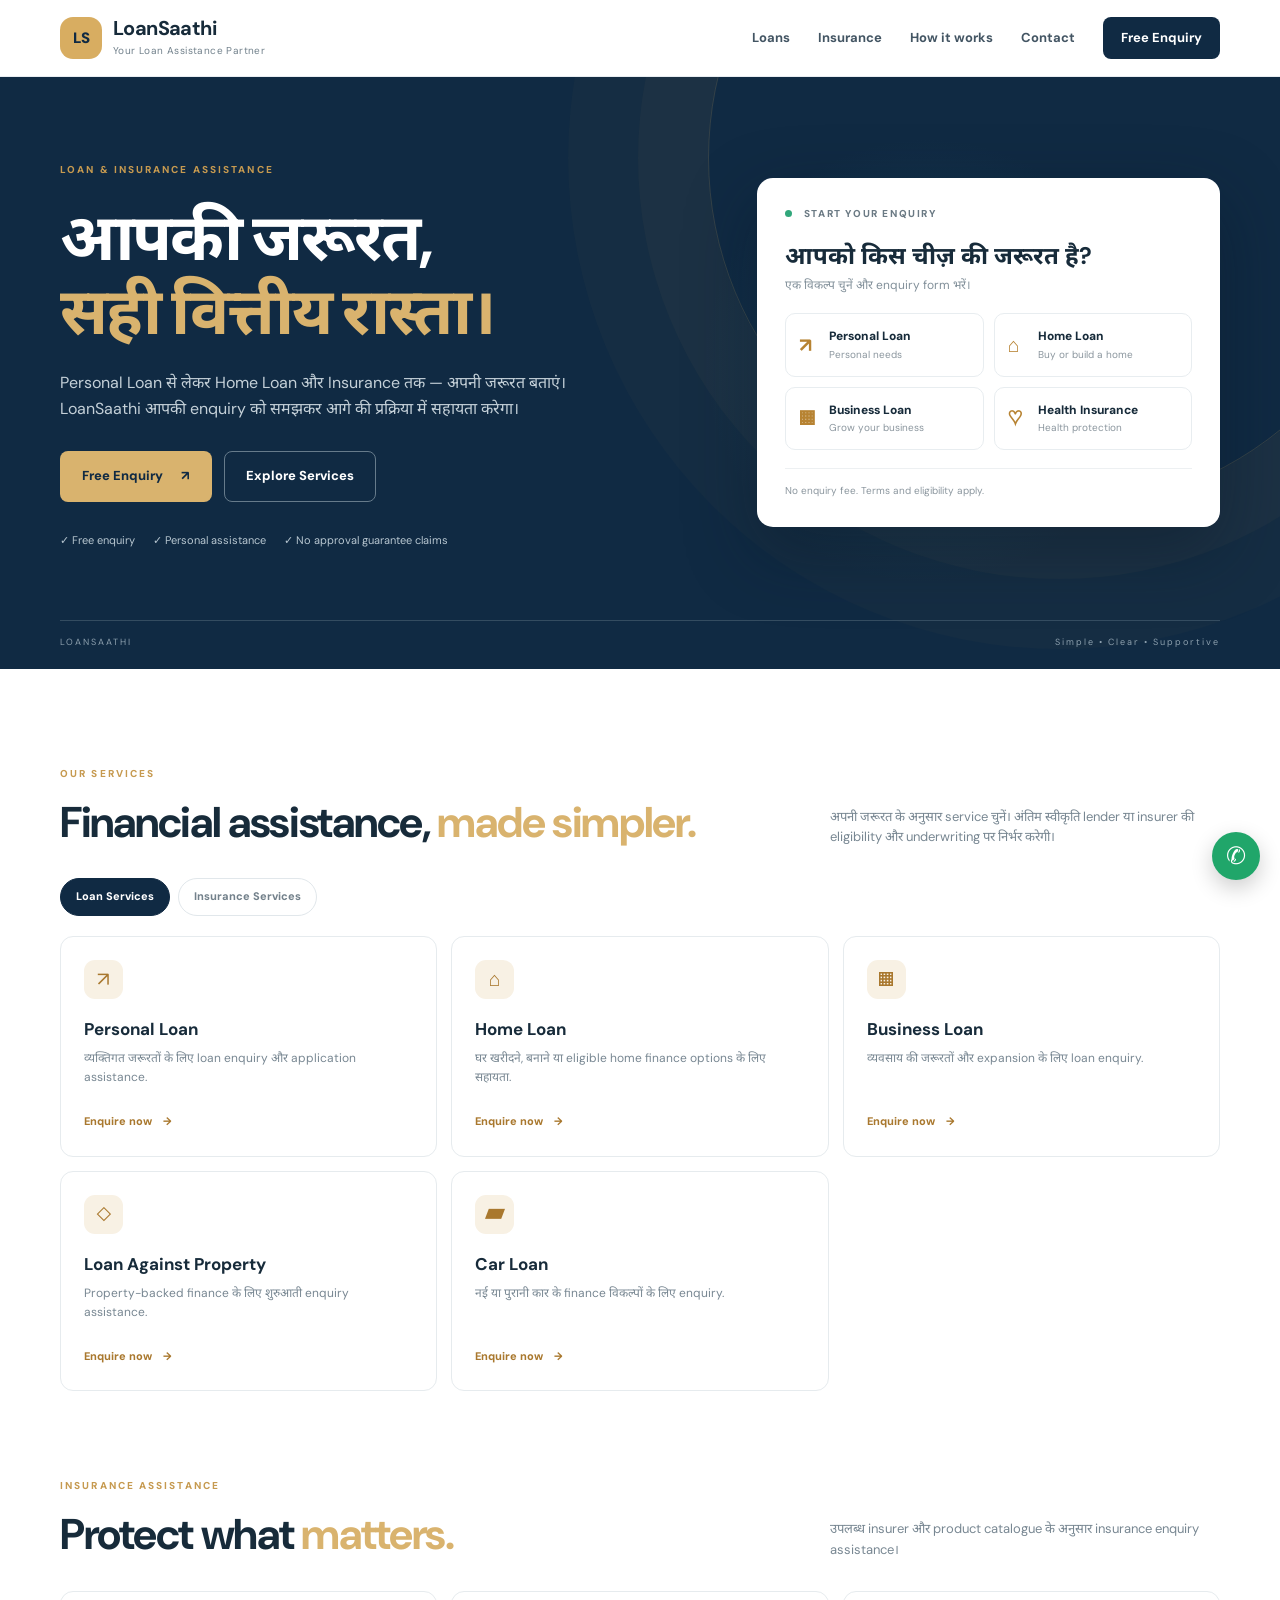
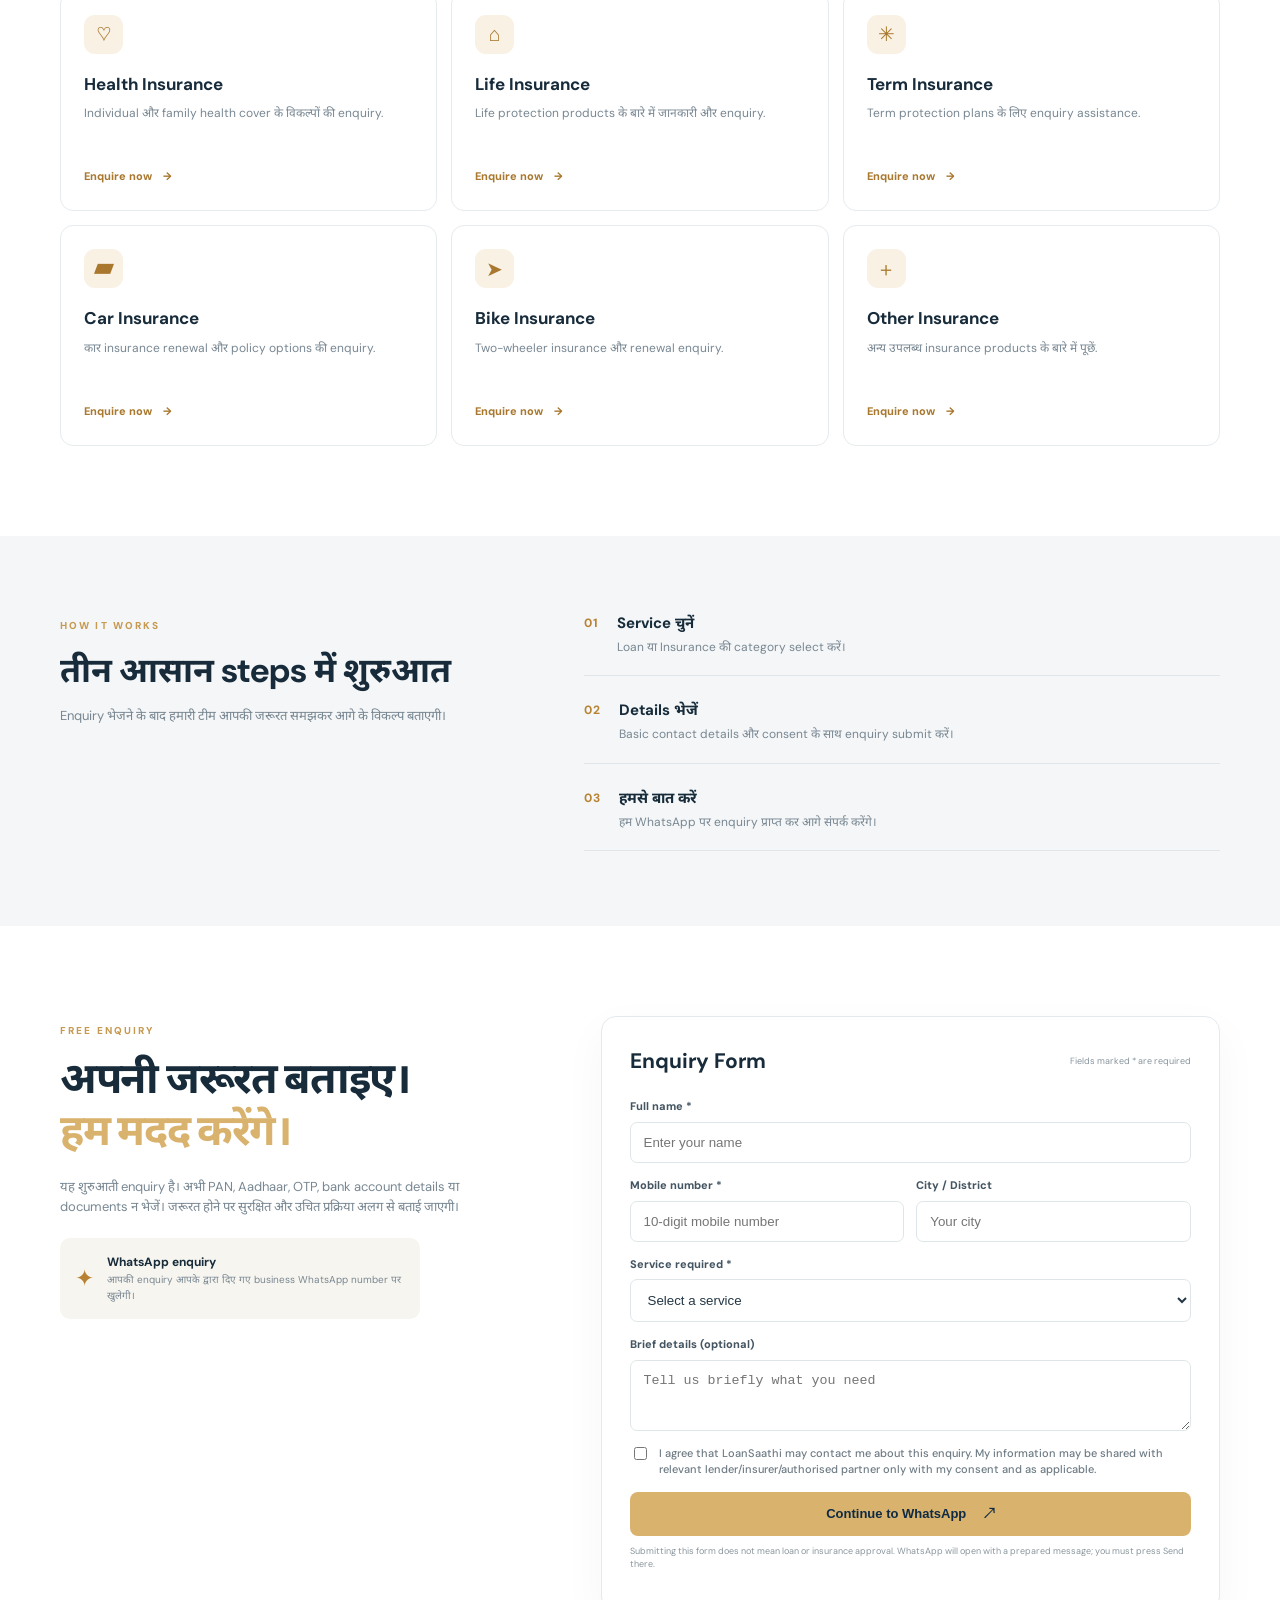
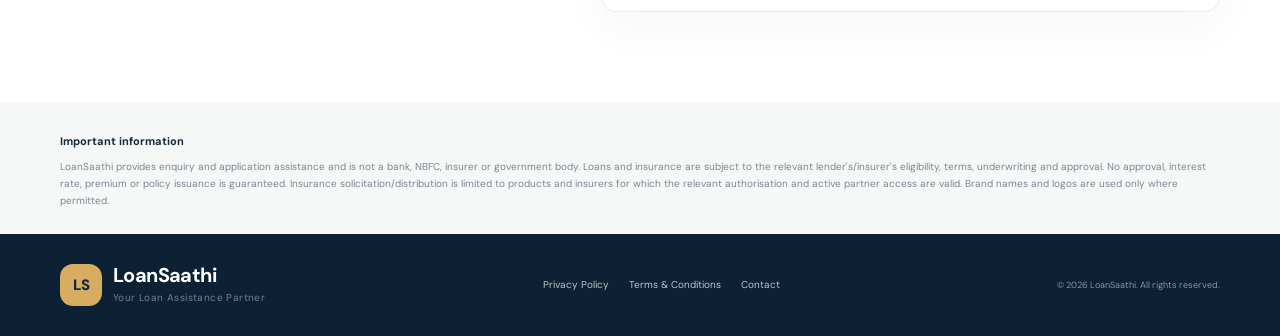
<file: index.html>
<!doctype html>
<html lang="hi">
<head>
  <meta charset="utf-8">
  <meta name="viewport" content="width=device-width, initial-scale=1">
  <meta name="description" content="LoanSaathi - Personal, Home, Business Loan, LAP और Insurance enquiries के लिए सहायता। अपनी जरूरत बताएं, हमारी टीम आपसे संपर्क करेगी।">
  <meta name="theme-color" content="#102a43">
  <title>LoanSaathi | Your Loan Assistance Partner</title>
  <link rel="icon" href="assets/favicon.svg" type="image/svg+xml">
  <link rel="preconnect" href="https://fonts.googleapis.com">
  <link rel="preconnect" href="https://fonts.gstatic.com" crossorigin>
  <link href="https://fonts.googleapis.com/css2?family=DM+Sans:wght@400;500;600;700;800&family=Noto+Sans+Devanagari:wght@400;500;600;700;800&display=swap" rel="stylesheet">
  <link rel="stylesheet" href="styles.css">
</head>
<body>
<header class="site-header">
  <div class="container nav-wrap">
    <a class="brand" href="index.html" aria-label="LoanSaathi home">
      <span class="brand-mark">LS</span>
      <span><strong>LoanSaathi</strong><small>Your Loan Assistance Partner</small></span>
    </a>
    <button class="menu-toggle" id="menuToggle" aria-label="Open navigation" aria-expanded="false">☰</button>
    <nav id="mainNav">
      <a href="#loans">Loans</a><a href="#insurance">Insurance</a><a href="#how">How it works</a><a href="contact.html">Contact</a>
      <a class="nav-cta" href="#enquiry">Free Enquiry</a>
    </nav>
  </div>
</header>

<main>
<section class="hero">
  <div class="hero-glow"></div>
  <div class="container hero-grid">
    <div class="hero-copy">
      <span class="eyebrow">LOAN & INSURANCE ASSISTANCE</span>
      <h1>आपकी जरूरत,<br><em>सही वित्तीय रास्ता।</em></h1>
      <p>Personal Loan से लेकर Home Loan और Insurance तक — अपनी जरूरत बताएं। LoanSaathi आपकी enquiry को समझकर आगे की प्रक्रिया में सहायता करेगा।</p>
      <div class="hero-actions">
        <a class="btn btn-primary" href="#enquiry">Free Enquiry <span>↗</span></a>
        <a class="btn btn-outline" href="#services">Explore Services</a>
      </div>
      <div class="trust-points"><span>✓ Free enquiry</span><span>✓ Personal assistance</span><span>✓ No approval guarantee claims</span></div>
    </div>
    <div class="hero-panel">
      <div class="panel-top"><span class="live-dot"></span> START YOUR ENQUIRY</div>
      <h2>आपको किस चीज़ की जरूरत है?</h2>
      <p>एक विकल्प चुनें और enquiry form भरें।</p>
      <div class="quick-links">
        <a href="#enquiry" data-service="Personal Loan"><b>↗</b><span>Personal Loan</span><small>Personal needs</small></a>
        <a href="#enquiry" data-service="Home Loan"><b>⌂</b><span>Home Loan</span><small>Buy or build a home</small></a>
        <a href="#enquiry" data-service="Business Loan"><b>▦</b><span>Business Loan</span><small>Grow your business</small></a>
        <a href="#enquiry" data-service="Health Insurance"><b>♡</b><span>Health Insurance</span><small>Health protection</small></a>
      </div>
      <div class="panel-foot">No enquiry fee. Terms and eligibility apply.</div>
    </div>
  </div>
  <div class="container hero-bottom"><span>LOANSAATHI</span><span>Simple • Clear • Supportive</span></div>
</section>

<section class="section" id="services">
  <div class="container">
    <div class="section-heading"><div><span class="eyebrow">OUR SERVICES</span><h2>Financial assistance, <em>made simpler.</em></h2></div><p>अपनी जरूरत के अनुसार service चुनें। अंतिम स्वीकृति lender या insurer की eligibility और underwriting पर निर्भर करेगी।</p></div>
    <div class="service-tabs">
      <a href="#loans" class="tab active">Loan Services</a><a href="#insurance" class="tab">Insurance Services</a>
    </div>
    <div class="service-grid" id="loans">
      <article class="service-card"><div class="service-icon">↗</div><h3>Personal Loan</h3><p>व्यक्तिगत जरूरतों के लिए loan enquiry और application assistance.</p><a href="#enquiry" data-service="Personal Loan">Enquire now <span>→</span></a></article>
      <article class="service-card"><div class="service-icon">⌂</div><h3>Home Loan</h3><p>घर खरीदने, बनाने या eligible home finance options के लिए सहायता.</p><a href="#enquiry" data-service="Home Loan">Enquire now <span>→</span></a></article>
      <article class="service-card"><div class="service-icon">▦</div><h3>Business Loan</h3><p>व्यवसाय की जरूरतों और expansion के लिए loan enquiry.</p><a href="#enquiry" data-service="Business Loan">Enquire now <span>→</span></a></article>
      <article class="service-card"><div class="service-icon">◇</div><h3>Loan Against Property</h3><p>Property-backed finance के लिए शुरुआती enquiry assistance.</p><a href="#enquiry" data-service="Loan Against Property (LAP)">Enquire now <span>→</span></a></article>
      <article class="service-card"><div class="service-icon">▰</div><h3>Car Loan</h3><p>नई या पुरानी कार के finance विकल्पों के लिए enquiry.</p><a href="#enquiry" data-service="Car Loan">Enquire now <span>→</span></a></article>
    </div>
    <div class="section-heading insurance-heading" id="insurance"><div><span class="eyebrow">INSURANCE ASSISTANCE</span><h2>Protect what <em>matters.</em></h2></div><p>उपलब्ध insurer और product catalogue के अनुसार insurance enquiry assistance।</p></div>
    <div class="service-grid insurance-grid">
      <article class="service-card"><div class="service-icon">♡</div><h3>Health Insurance</h3><p>Individual और family health cover के विकल्पों की enquiry.</p><a href="#enquiry" data-service="Health Insurance">Enquire now <span>→</span></a></article>
      <article class="service-card"><div class="service-icon">⌂</div><h3>Life Insurance</h3><p>Life protection products के बारे में जानकारी और enquiry.</p><a href="#enquiry" data-service="Life Insurance">Enquire now <span>→</span></a></article>
      <article class="service-card"><div class="service-icon">✳</div><h3>Term Insurance</h3><p>Term protection plans के लिए enquiry assistance.</p><a href="#enquiry" data-service="Term Insurance">Enquire now <span>→</span></a></article>
      <article class="service-card"><div class="service-icon">▰</div><h3>Car Insurance</h3><p>कार insurance renewal और policy options की enquiry.</p><a href="#enquiry" data-service="Car Insurance">Enquire now <span>→</span></a></article>
      <article class="service-card"><div class="service-icon">➤</div><h3>Bike Insurance</h3><p>Two-wheeler insurance और renewal enquiry.</p><a href="#enquiry" data-service="Bike Insurance">Enquire now <span>→</span></a></article>
      <article class="service-card"><div class="service-icon">＋</div><h3>Other Insurance</h3><p>अन्य उपलब्ध insurance products के बारे में पूछें.</p><a href="#enquiry" data-service="Other Insurance">Enquire now <span>→</span></a></article>
    </div>
  </div>
</section>

<section class="feature-band" id="how"><div class="container feature-grid">
  <div><span class="eyebrow">HOW IT WORKS</span><h2>तीन आसान steps में शुरुआत</h2><p>Enquiry भेजने के बाद हमारी टीम आपकी जरूरत समझकर आगे के विकल्प बताएगी।</p></div>
  <div class="steps"><div class="step"><b>01</b><div><h3>Service चुनें</h3><p>Loan या Insurance की category select करें।</p></div></div><div class="step"><b>02</b><div><h3>Details भेजें</h3><p>Basic contact details और consent के साथ enquiry submit करें।</p></div></div><div class="step"><b>03</b><div><h3>हमसे बात करें</h3><p>हम WhatsApp पर enquiry प्राप्त कर आगे संपर्क करेंगे।</p></div></div></div>
</div></section>

<section class="section enquiry-section" id="enquiry">
  <div class="container enquiry-grid">
    <div class="enquiry-copy"><span class="eyebrow">FREE ENQUIRY</span><h2>अपनी जरूरत बताइए।<br><em>हम मदद करेंगे।</em></h2><p>यह शुरुआती enquiry है। अभी PAN, Aadhaar, OTP, bank account details या documents न भेजें। जरूरत होने पर सुरक्षित और उचित प्रक्रिया अलग से बताई जाएगी।</p><div class="contact-note"><span>✦</span><div><b>WhatsApp enquiry</b><small>आपकी enquiry आपके द्वारा दिए गए business WhatsApp number पर खुलेगी।</small></div></div></div>
    <form class="enquiry-form" id="enquiryForm">
      <div class="form-title"><h3>Enquiry Form</h3><span>Fields marked * are required</span></div>
      <label>Full name *<input name="name" type="text" placeholder="Enter your name" required maxlength="70"></label>
      <div class="form-row"><label>Mobile number *<input name="phone" type="tel" inputmode="numeric" pattern="[6-9][0-9]{9}" placeholder="10-digit mobile number" required></label><label>City / District<input name="city" type="text" placeholder="Your city" maxlength="60"></label></div>
      <label>Service required *<select name="service" id="serviceSelect" required><option value="">Select a service</option><optgroup label="Loans"><option>Personal Loan</option><option>Home Loan</option><option>Business Loan</option><option>Loan Against Property (LAP)</option><option>Car Loan</option></optgroup><optgroup label="Insurance"><option>Health Insurance</option><option>Life Insurance</option><option>Term Insurance</option><option>Car Insurance</option><option>Bike Insurance</option><option>Other Insurance</option></optgroup></select></label>
      <label>Brief details (optional)<textarea name="details" rows="3" placeholder="Tell us briefly what you need" maxlength="500"></textarea></label>
      <label class="consent"><input type="checkbox" name="consent" required><span>I agree that LoanSaathi may contact me about this enquiry. My information may be shared with relevant lender/insurer/authorised partner only with my consent and as applicable.</span></label>
      <button class="btn btn-primary submit-btn" type="submit">Continue to WhatsApp <span>↗</span></button>
      <p class="form-disclaimer">Submitting this form does not mean loan or insurance approval. WhatsApp will open with a prepared message; you must press Send there.</p>
      <p class="form-error" id="formError" role="alert"></p>
    </form>
  </div>
</section>

<section class="disclaimer"><div class="container"><b>Important information</b><p>LoanSaathi provides enquiry and application assistance and is not a bank, NBFC, insurer or government body. Loans and insurance are subject to the relevant lender's/insurer's eligibility, terms, underwriting and approval. No approval, interest rate, premium or policy issuance is guaranteed. Insurance solicitation/distribution is limited to products and insurers for which the relevant authorisation and active partner access are valid. Brand names and logos are used only where permitted.</p></div></section>
</main>

<footer class="site-footer"><div class="container footer-grid"><a class="brand footer-brand" href="index.html"><span class="brand-mark">LS</span><span><strong>LoanSaathi</strong><small>Your Loan Assistance Partner</small></span></a><div class="footer-links"><a href="privacy.html">Privacy Policy</a><a href="terms.html">Terms & Conditions</a><a href="contact.html">Contact</a></div><small>© <span id="year"></span> LoanSaathi. All rights reserved.</small></div></footer>
<a class="floating-wa" href="#enquiry" aria-label="Send an enquiry on WhatsApp">✆</a>
<script src="config.js"></script><script src="script.js"></script>
</body></html>
</file>
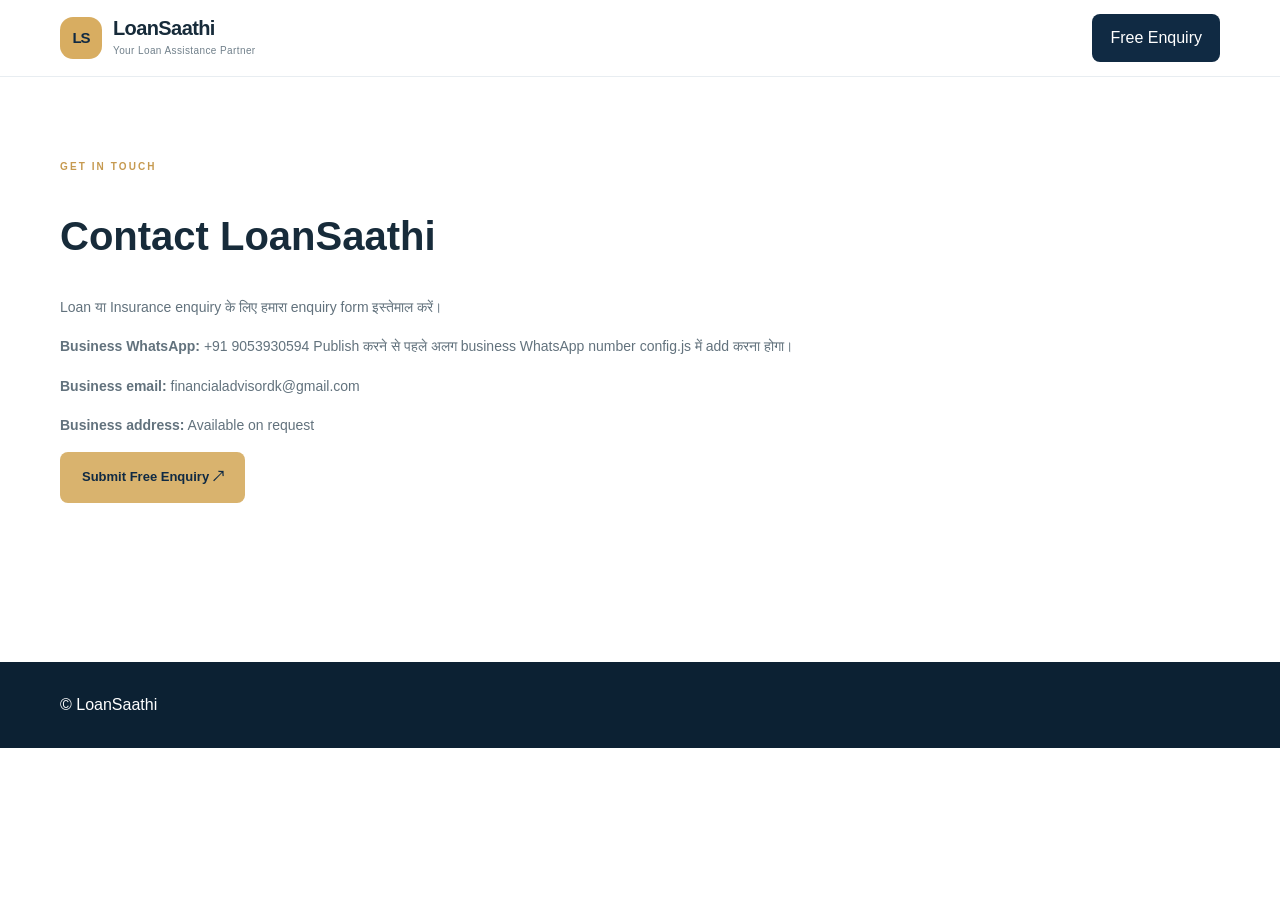
<file: contact.html>
<!doctype html><html lang="hi"><head><meta charset="utf-8"><meta name="viewport" content="width=device-width,initial-scale=1"><title>Contact | LoanSaathi</title><link rel="stylesheet" href="styles.css"></head><body><header class="site-header"><div class="container nav-wrap"><a class="brand" href="index.html"><span class="brand-mark">LS</span><span><strong>LoanSaathi</strong><small>Your Loan Assistance Partner</small></span></a><a class="nav-cta" href="index.html#enquiry">Free Enquiry</a></div></header><main class="content-page"><div class="container"><span class="eyebrow">GET IN TOUCH</span><h1>Contact LoanSaathi</h1><p>Loan या Insurance enquiry के लिए हमारा enquiry form इस्तेमाल करें।</p><p><b>Business WhatsApp:</b> +91 9053930594 Publish करने से पहले अलग business WhatsApp number config.js में add करना होगा।</p><p><b>Business email:</b> financialadvisordk@gmail.com</p><p><b>Business address:</b> Available on request</p><a class="btn btn-primary" href="index.html#enquiry">Submit Free Enquiry ↗</a></div></main><footer class="site-footer"><div class="container">© LoanSaathi</div></footer></body></html>
</file>
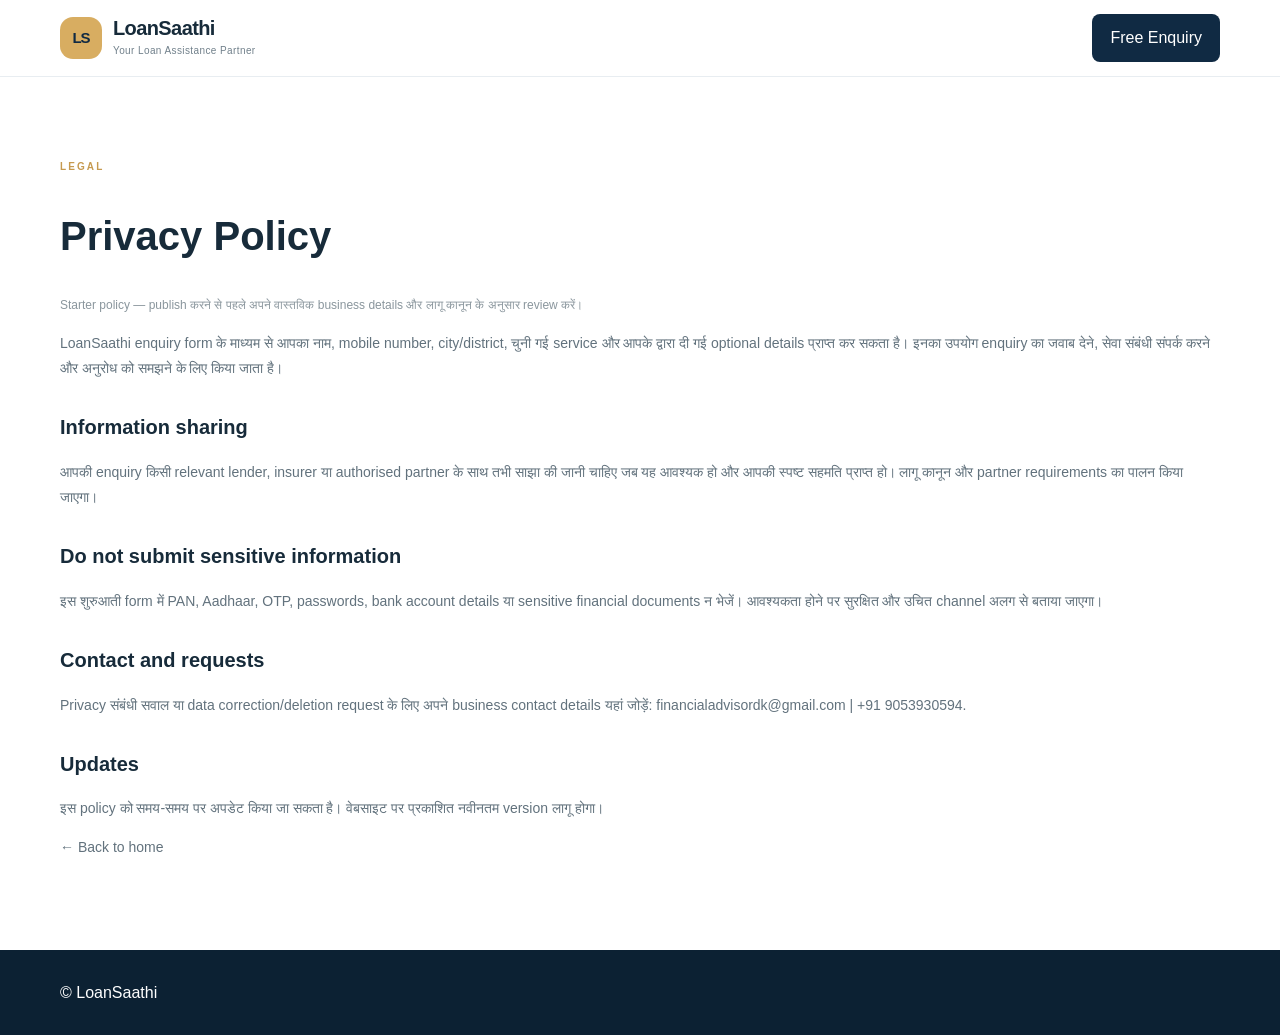
<file: privacy.html>
<!doctype html><html lang="hi"><head><meta charset="utf-8"><meta name="viewport" content="width=device-width,initial-scale=1"><title>Privacy Policy | LoanSaathi</title><link rel="stylesheet" href="styles.css"></head><body><header class="site-header"><div class="container nav-wrap"><a class="brand" href="index.html"><span class="brand-mark">LS</span><span><strong>LoanSaathi</strong><small>Your Loan Assistance Partner</small></span></a><a class="nav-cta" href="index.html#enquiry">Free Enquiry</a></div></header><main class="content-page"><div class="container"><span class="eyebrow">LEGAL</span><h1>Privacy Policy</h1><p class="muted">Starter policy — publish करने से पहले अपने वास्तविक business details और लागू कानून के अनुसार review करें।</p><p>LoanSaathi enquiry form के माध्यम से आपका नाम, mobile number, city/district, चुनी गई service और आपके द्वारा दी गई optional details प्राप्त कर सकता है। इनका उपयोग enquiry का जवाब देने, सेवा संबंधी संपर्क करने और अनुरोध को समझने के लिए किया जाता है।</p><h2>Information sharing</h2><p>आपकी enquiry किसी relevant lender, insurer या authorised partner के साथ तभी साझा की जानी चाहिए जब यह आवश्यक हो और आपकी स्पष्ट सहमति प्राप्त हो। लागू कानून और partner requirements का पालन किया जाएगा।</p><h2>Do not submit sensitive information</h2><p>इस शुरुआती form में PAN, Aadhaar, OTP, passwords, bank account details या sensitive financial documents न भेजें। आवश्यकता होने पर सुरक्षित और उचित channel अलग से बताया जाएगा।</p><h2>Contact and requests</h2><p>Privacy संबंधी सवाल या data correction/deletion request के लिए अपने business contact details यहां जोड़ें: financialadvisordk@gmail.com | +91 9053930594.</p><h2>Updates</h2><p>इस policy को समय-समय पर अपडेट किया जा सकता है। वेबसाइट पर प्रकाशित नवीनतम version लागू होगा।</p><p><a href="index.html">← Back to home</a></p></div></main><footer class="site-footer"><div class="container">© LoanSaathi</div></footer></body></html>
</file>
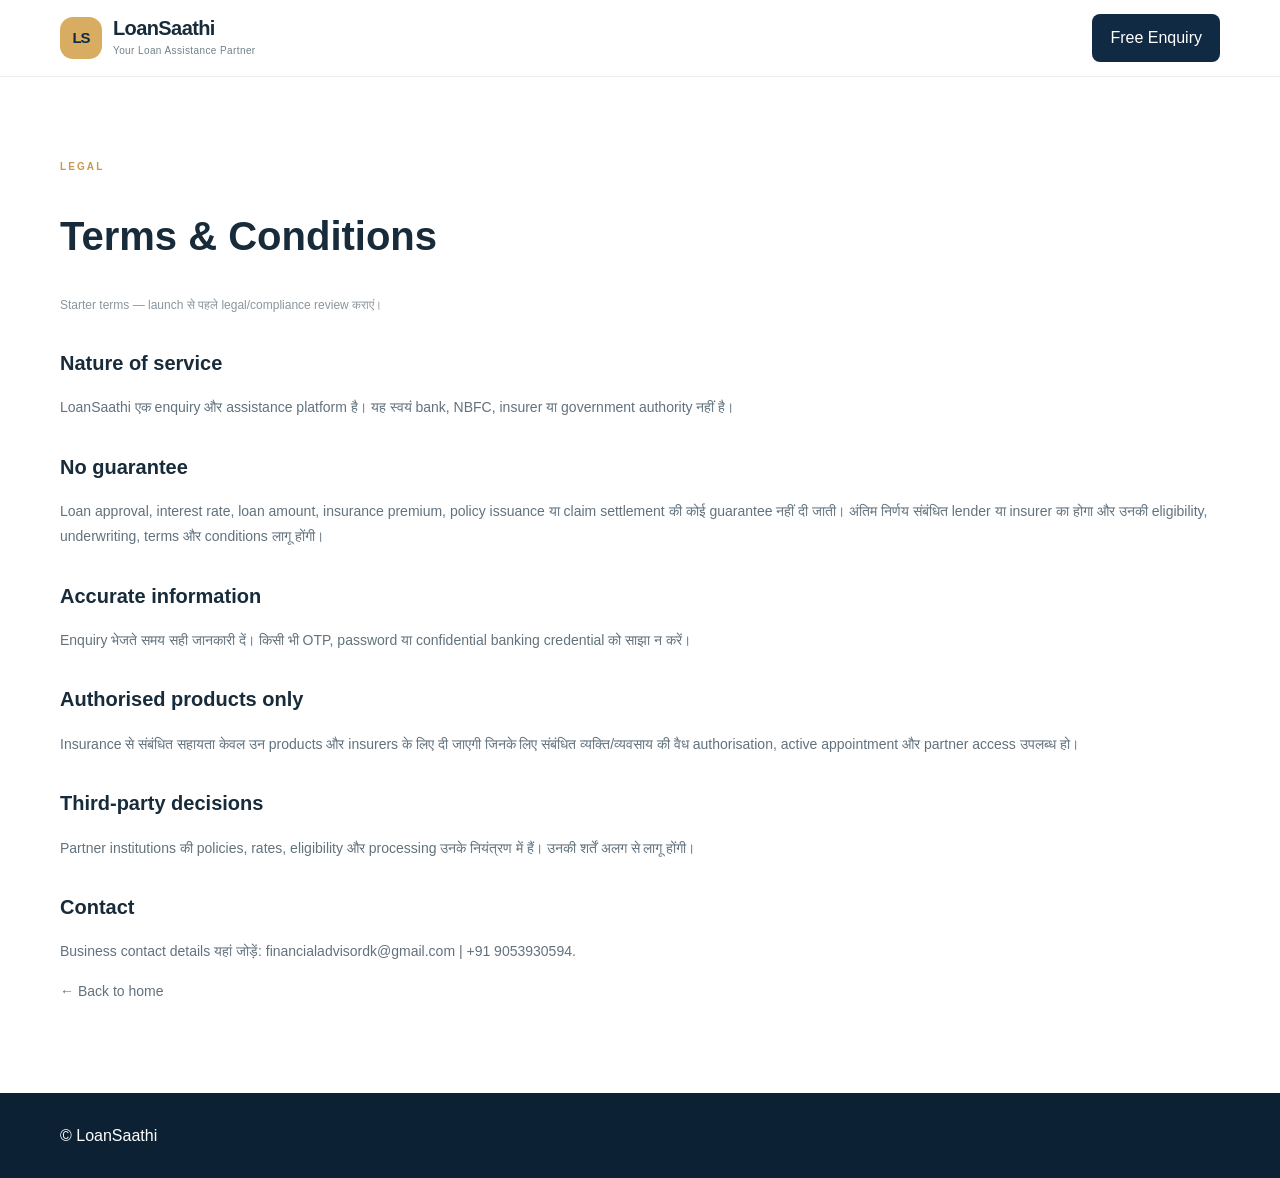
<file: terms.html>
<!doctype html><html lang="hi"><head><meta charset="utf-8"><meta name="viewport" content="width=device-width,initial-scale=1"><title>Terms & Conditions | LoanSaathi</title><link rel="stylesheet" href="styles.css"></head><body><header class="site-header"><div class="container nav-wrap"><a class="brand" href="index.html"><span class="brand-mark">LS</span><span><strong>LoanSaathi</strong><small>Your Loan Assistance Partner</small></span></a><a class="nav-cta" href="index.html#enquiry">Free Enquiry</a></div></header><main class="content-page"><div class="container"><span class="eyebrow">LEGAL</span><h1>Terms & Conditions</h1><p class="muted">Starter terms — launch से पहले legal/compliance review कराएं।</p><h2>Nature of service</h2><p>LoanSaathi एक enquiry और assistance platform है। यह स्वयं bank, NBFC, insurer या government authority नहीं है।</p><h2>No guarantee</h2><p>Loan approval, interest rate, loan amount, insurance premium, policy issuance या claim settlement की कोई guarantee नहीं दी जाती। अंतिम निर्णय संबंधित lender या insurer का होगा और उनकी eligibility, underwriting, terms और conditions लागू होंगी।</p><h2>Accurate information</h2><p>Enquiry भेजते समय सही जानकारी दें। किसी भी OTP, password या confidential banking credential को साझा न करें।</p><h2>Authorised products only</h2><p>Insurance से संबंधित सहायता केवल उन products और insurers के लिए दी जाएगी जिनके लिए संबंधित व्यक्ति/व्यवसाय की वैध authorisation, active appointment और partner access उपलब्ध हो।</p><h2>Third-party decisions</h2><p>Partner institutions की policies, rates, eligibility और processing उनके नियंत्रण में हैं। उनकी शर्तें अलग से लागू होंगी।</p><h2>Contact</h2><p>Business contact details यहां जोड़ें: financialadvisordk@gmail.com | +91 9053930594.</p><p><a href="index.html">← Back to home</a></p></div></main><footer class="site-footer"><div class="container">© LoanSaathi</div></footer></body></html>
</file>
<file: styles.css>
*{box-sizing:border-box}html{scroll-behavior:smooth;scroll-padding-top:88px}body{margin:0;color:#172b3a;background:#fff;font-family:"DM Sans","Noto Sans Devanagari",sans-serif;line-height:1.6}a{color:inherit;text-decoration:none}.container{width:min(1160px,calc(100% - 40px));margin:auto}.site-header{position:sticky;top:0;z-index:20;background:rgba(255,255,255,.95);backdrop-filter:blur(14px);border-bottom:1px solid #e8edf1}.nav-wrap{height:76px;display:flex;align-items:center;justify-content:space-between}.brand{display:flex;align-items:center;gap:11px}.brand-mark{width:42px;height:42px;border-radius:13px;background:#d8ad61;color:#102a43;display:grid;place-items:center;font-weight:900;font-size:15px;letter-spacing:-1px}.brand strong{display:block;font-size:20px;line-height:1.1;letter-spacing:-.6px}.brand small{display:block;font-size:10px;color:#71808b;letter-spacing:.4px;margin-top:4px}nav{display:flex;align-items:center;gap:28px;font-size:13px;font-weight:700;color:#435563}nav a:hover,.footer-links a:hover{color:#b78332}.nav-cta{background:#102a43;color:#fff;padding:11px 18px;border-radius:8px}.menu-toggle{display:none;background:none;border:0;font-size:25px;color:#102a43}.hero{background:#102a43;color:#fff;position:relative;overflow:hidden;padding:78px 0 20px}.hero:before{content:"";position:absolute;right:-130px;top:-270px;width:700px;height:700px;border:1px solid rgba(216,173,97,.18);border-radius:50%;box-shadow:0 0 0 70px rgba(216,173,97,.035),0 0 0 140px rgba(216,173,97,.025)}.hero-glow{position:absolute;width:450px;height:450px;right:10%;top:10%;background:radial-gradient(circle,rgba(43,106,130,.3),transparent 70%)}.hero-grid{position:relative;display:grid;grid-template-columns:1.05fr .8fr;gap:90px;align-items:center}.eyebrow{font-size:10px;font-weight:800;letter-spacing:2.1px;color:#c69a50}.hero h1{font-size:clamp(40px,5.5vw,65px);line-height:1.15;letter-spacing:-2px;margin:20px 0}.hero h1 em,.section-heading h2 em,.enquiry-copy h2 em{font-style:normal;color:#d9b36e}.hero-copy>p{color:#c4d0d8;max-width:560px;font-size:16px}.hero-actions{display:flex;gap:12px;margin:30px 0}.btn{display:inline-flex;align-items:center;justify-content:center;gap:18px;padding:14px 21px;border-radius:8px;font-size:13px;font-weight:800;border:1px solid transparent;cursor:pointer}.btn-primary{background:#d9b36e;color:#102a43}.btn-primary:hover{background:#e8c98f}.btn-outline{border-color:#667b8b;color:#fff}.trust-points{display:flex;flex-wrap:wrap;gap:18px;color:#b8c7d1;font-size:11px}.hero-panel{background:#fff;color:#172b3a;border-radius:16px;padding:28px;box-shadow:0 24px 70px #07172566;position:relative}.panel-top{font-size:10px;font-weight:800;letter-spacing:1.6px;color:#6b7a84}.live-dot{display:inline-block;width:7px;height:7px;background:#31a77b;border-radius:50%;margin-right:8px}.hero-panel h2{font-size:24px;line-height:1.3;margin:18px 0 5px}.hero-panel>p{font-size:12px;color:#82909a;margin:0 0 18px}.quick-links{display:grid;grid-template-columns:1fr 1fr;gap:10px}.quick-links a{border:1px solid #e8edf0;border-radius:10px;padding:13px;display:grid;grid-template-columns:30px 1fr;align-items:center}.quick-links a:hover{border-color:#d9b36e;background:#fffcf6}.quick-links b{grid-row:span 2;color:#b78332;font-size:20px}.quick-links span{font-size:12px;font-weight:800}.quick-links small{font-size:10px;color:#8b969e}.panel-foot{border-top:1px solid #edf0f2;margin-top:18px;padding-top:14px;font-size:10px;color:#8b969e}.hero-bottom{position:relative;display:flex;justify-content:space-between;color:#8da0ae;font-size:9px;letter-spacing:2px;margin-top:70px;padding-top:14px;border-top:1px solid #344c60}.section{padding:90px 0}.section-heading{display:flex;justify-content:space-between;align-items:end;gap:40px;margin-bottom:30px}.section-heading h2,.enquiry-copy h2{font-size:clamp(30px,4vw,43px);line-height:1.2;letter-spacing:-1.3px;margin:12px 0 0}.section-heading>p{max-width:390px;color:#788792;font-size:13px;margin:0}.service-tabs{display:flex;gap:8px;margin-bottom:20px}.tab{font-size:11px;font-weight:800;padding:9px 15px;border:1px solid #e1e7eb;border-radius:20px;color:#73818b}.tab.active{background:#102a43;color:#fff;border-color:#102a43}.service-grid{display:grid;grid-template-columns:repeat(3,1fr);gap:14px}.service-card{border:1px solid #e6ebee;border-radius:13px;padding:23px;transition:.2s;background:#fff}.service-card:hover{transform:translateY(-3px);box-shadow:0 14px 30px #102a430d;border-color:#d9b36e}.service-icon{width:39px;height:39px;display:grid;place-items:center;border-radius:11px;background:#f8f1e4;color:#a9782e;font-size:20px}.service-card h3{font-size:17px;margin:17px 0 6px}.service-card p{font-size:12px;color:#788792;min-height:42px;margin:0 0 16px}.service-card>a{font-size:11px;font-weight:800;color:#a9782e}.service-card>a span{margin-left:8px}.insurance-heading{margin-top:80px}.insurance-grid{grid-template-columns:repeat(3,1fr)}.feature-band{background:#f4f6f7;padding:75px 0}.feature-grid{display:grid;grid-template-columns:.8fr 1.2fr;gap:100px}.feature-grid h2{font-size:34px;line-height:1.2;margin:14px 0}.feature-grid>div:first-child p{color:#778690;font-size:13px}.steps{display:grid;gap:22px}.step{display:flex;gap:18px;align-items:start;border-bottom:1px solid #dfe5e8;padding-bottom:18px}.step>b{font-size:12px;color:#b78332;letter-spacing:1px;padding-top:3px}.step h3{font-size:15px;margin:0 0 3px}.step p{font-size:12px;color:#788792;margin:0}.enquiry-section{background:#fff}.enquiry-grid{display:grid;grid-template-columns:.8fr 1.1fr;gap:90px;align-items:start}.enquiry-copy>p{font-size:13px;color:#788792;max-width:420px;margin:20px 0}.contact-note{display:flex;gap:13px;align-items:center;padding:15px;background:#f7f5ef;border-radius:10px;max-width:360px}.contact-note>span{font-size:23px;color:#b78332}.contact-note b,.contact-note small{display:block}.contact-note b{font-size:12px}.contact-note small{font-size:10px;color:#788792}.enquiry-form{padding:28px;border:1px solid #e3e9ec;border-radius:15px;box-shadow:0 15px 45px #102a430a}.form-title{display:flex;justify-content:space-between;align-items:center;margin-bottom:20px}.form-title h3{margin:0;font-size:21px}.form-title span{font-size:9px;color:#87949c}.enquiry-form label{display:block;font-size:11px;font-weight:800;color:#445562;margin-bottom:14px}.enquiry-form input:not([type=checkbox]),.enquiry-form select,.enquiry-form textarea{width:100%;display:block;margin-top:6px;border:1px solid #dfe6e9;border-radius:7px;padding:12px 13px;font:12px inherit;color:#243746;background:#fff;outline:none}.enquiry-form input:focus,.enquiry-form select:focus,.enquiry-form textarea:focus{border-color:#c69a50;box-shadow:0 0 0 3px #d9b36e22}.form-row{display:grid;grid-template-columns:1fr 1fr;gap:12px}.consent{display:flex!important;gap:9px;align-items:flex-start;font-weight:500!important;color:#6e7b84!important;line-height:1.5}.consent input{margin-top:2px;accent-color:#102a43}.submit-btn{width:100%;border:0}.form-disclaimer{font-size:9px;color:#8a969d;line-height:1.5}.form-error{font-size:11px;color:#b33b36}.disclaimer{background:#f6f7f7;padding:25px 0}.disclaimer b{font-size:11px}.disclaimer p{font-size:10px;color:#788792;line-height:1.7;margin:6px 0 0}.site-footer{background:#0c2133;color:#fff;padding:30px 0}.footer-grid{display:flex;align-items:center;justify-content:space-between;gap:20px}.footer-brand strong{color:#fff}.footer-links{display:flex;gap:20px;font-size:10px;color:#b9c5cd}.footer-grid>small{font-size:9px;color:#8496a3}.floating-wa{position:fixed;right:20px;bottom:20px;width:48px;height:48px;border-radius:50%;background:#20a66a;color:white;display:grid;place-items:center;font-size:24px;box-shadow:0 8px 22px #0003;z-index:10}.content-page{min-height:65vh;padding:75px 0}.content-page h1{font-size:40px}.content-page h2{font-size:20px;margin-top:30px}.content-page p,.content-page li{font-size:14px;color:#62727d;line-height:1.8}.content-page .muted{font-size:12px;color:#8a969d}
@media(max-width:800px){.menu-toggle{display:block}nav{display:none;position:absolute;top:76px;left:0;right:0;background:#fff;padding:20px;box-shadow:0 15px 20px #0001;flex-direction:column;align-items:stretch;gap:18px}nav.open{display:flex}.hero{padding-top:55px}.hero-grid,.feature-grid,.enquiry-grid{grid-template-columns:1fr;gap:40px}.hero-grid{gap:38px}.hero-bottom{margin-top:45px}.section{padding:65px 0}.section-heading{display:block}.section-heading>p{margin-top:15px}.service-grid,.insurance-grid{grid-template-columns:repeat(2,1fr)}.feature-grid{gap:30px}.enquiry-grid{gap:35px}.footer-grid{flex-wrap:wrap}.footer-grid>small{width:100%}}
@media(max-width:520px){.container{width:min(100% - 28px,1160px)}.hero h1{font-size:42px}.hero-panel{padding:20px}.quick-links{gap:7px}.quick-links a{padding:10px 8px;grid-template-columns:25px 1fr}.service-grid,.insurance-grid{grid-template-columns:1fr}.service-card p{min-height:0}.section-heading h2,.enquiry-copy h2{font-size:32px}.form-row{grid-template-columns:1fr;gap:0}.enquiry-form{padding:20px}.form-title{display:block}.form-title span{display:block;margin-top:4px}.footer-links{gap:12px;flex-wrap:wrap}.hero-actions{flex-wrap:wrap}.trust-points{gap:9px 15px}}
</file>
